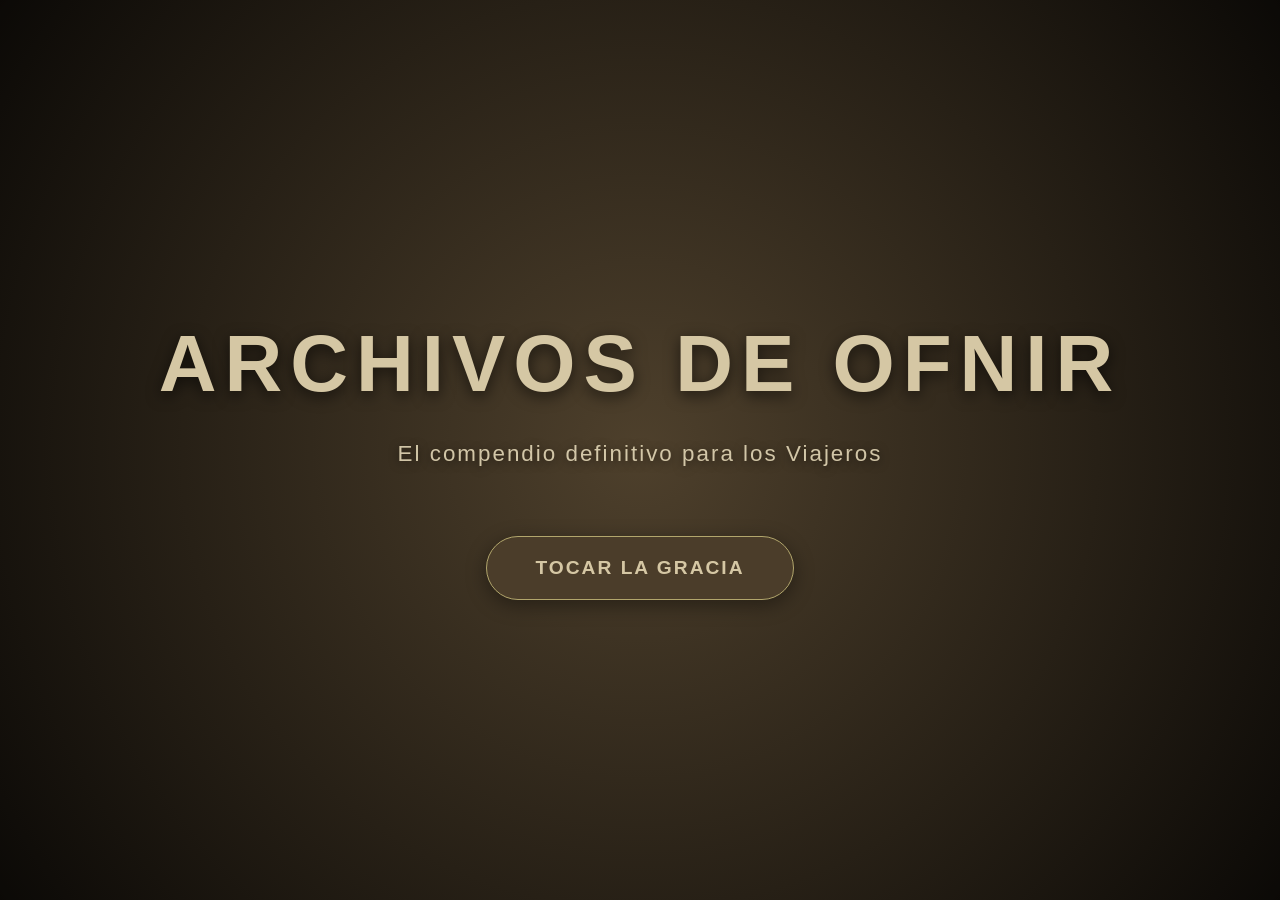
<file: index.html>
<!DOCTYPE html>
<html lang="es">

<head>
    <meta charset="UTF-8">
    <meta name="viewport" content="width=device-width, initial-scale=1.0">
    <title>Archivos de Ofnir | Entrada</title>
    <link rel="stylesheet" href="styles.css">
</head>

<body
    style="display: flex; flex-direction: column; align-items: center; justify-content: center; min-height: 100vh; text-align: center; background-color: var(--color-1); background-image: radial-gradient(circle at center, rgba(178,166,108,0.03) 0%, rgba(0,0,0,0.85) 100%);">

    <div style="animation: fadeIn 2s ease-in-out;">
        <h1
            style="color: var(--color-3); font-size: 5rem; text-transform: uppercase; letter-spacing: 8px; font-weight: 800; margin-bottom: 0.5rem; text-shadow: 0px 4px 15px rgba(0,0,0,0.6);">
            Archivos de Ofnir
        </h1>
        <p
            style="color: var(--color-4); font-size: 1.4rem; letter-spacing: 2px; margin-bottom: 4rem; opacity: 0.9; text-shadow: 0px 2px 10px rgba(0,0,0,0.5);">
            El compendio definitivo para los Viajeros
        </p>

        <a href="bienvenida.html" class="nav-btn"
            style="padding: 1rem 3rem; font-size: 1.2rem; text-transform: uppercase; letter-spacing: 2px; box-shadow: 0 5px 20px rgba(0,0,0,0.4);">
            Tocar la Gracia
        </a>
    </div>

</body>

</html>
</file>
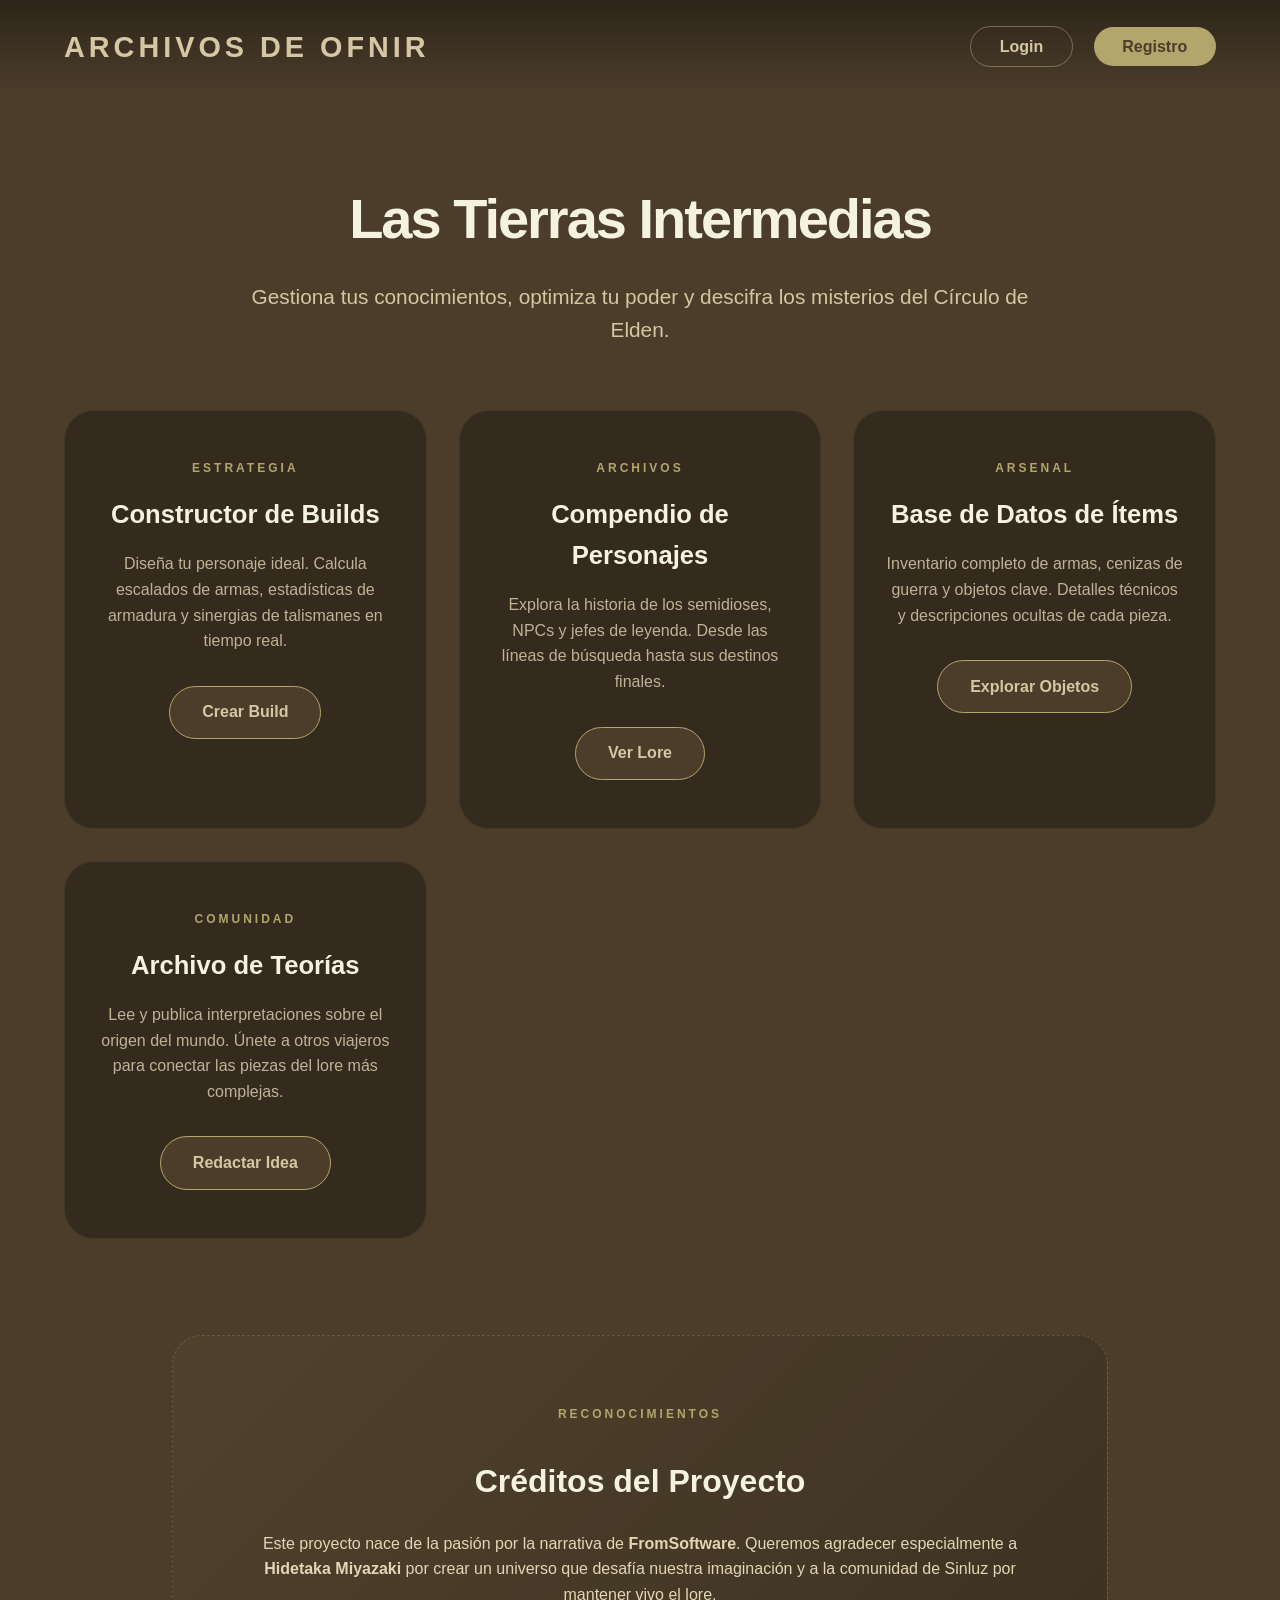
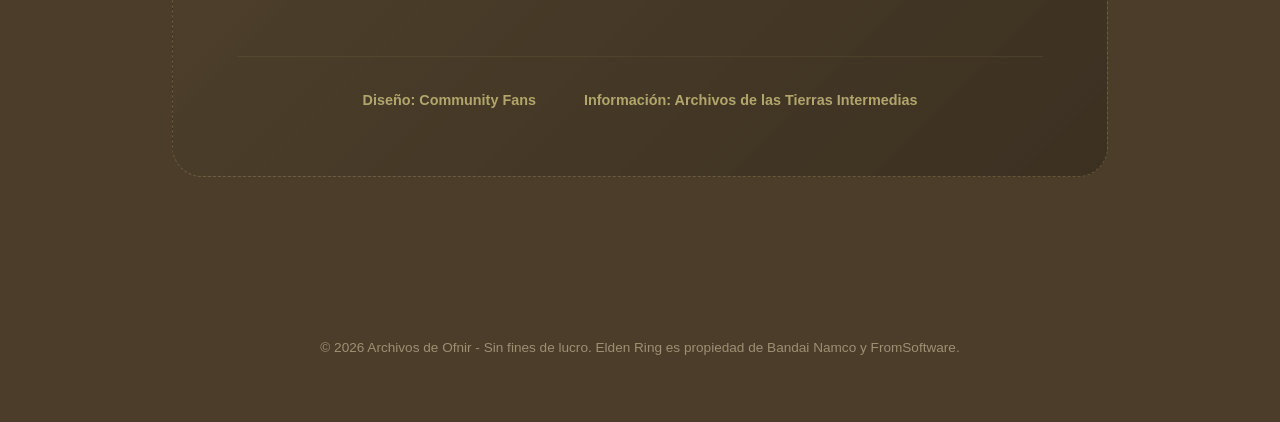
<file: bienvenida.html>
<!DOCTYPE html>
<html lang="es">

<head>
    <meta charset="UTF-8">
    <meta name="viewport" content="width=device-width, initial-scale=1.0">
    <title>Archivos de Ofnir | Central</title>
    <link rel="stylesheet" href="styles.css">
</head>

<body>
    <header>
        <div class="logo"><a href="index.html" style="color: inherit; text-decoration: none;">Archivos de Ofnir</a>
        </div>
        <div class="auth-buttons">
            <a href="login.html" class="btn btn-login">Login</a>
            <a href="registro.html" class="btn btn-register">Registro</a>
        </div>
    </header>

    <main>
        <section class="hero">
            <h1>Las Tierras Intermedias</h1>
            <p>Gestiona tus conocimientos, optimiza tu poder y descifra los misterios del Círculo de Elden.</p>
        </section>

        <div class="nav-grid">
            <div class="nav-card">
                <span class="badge">Estrategia</span>
                <h2>Constructor de Builds</h2>
                <p>Diseña tu personaje ideal. Calcula escalados de armas, estadísticas de armadura y sinergias de
                    talismanes en tiempo real.</p>
                <a href="builds.html" class="nav-btn">Crear Build</a>
            </div>

            <div class="nav-card">
                <span class="badge">Archivos</span>
                <h2>Compendio de Personajes</h2>
                <p>Explora la historia de los semidioses, NPCs y jefes de leyenda. Desde las líneas de búsqueda hasta
                    sus destinos finales.</p>
                <a href="personajes.html" class="nav-btn">Ver Lore</a>
            </div>

            <div class="nav-card">
                <span class="badge">Arsenal</span>
                <h2>Base de Datos de Ítems</h2>
                <p>Inventario completo de armas, cenizas de guerra y objetos clave. Detalles técnicos y descripciones
                    ocultas de cada pieza.</p>
                <a href="objetos.html" class="nav-btn">Explorar Objetos</a>
            </div>

            <div class="nav-card">
                <span class="badge">Comunidad</span>
                <h2>Archivo de Teorías</h2>
                <p>Lee y publica interpretaciones sobre el origen del mundo. Únete a otros viajeros para conectar las
                    piezas del lore más complejas.</p>
                <a href="teorias.html" class="nav-btn">Redactar Idea</a>
            </div>
        </div>

        <section class="credits-showcase">
            <div class="credits-content">
                <span class="badge" style="position: static; display: inline-block;">Reconocimientos</span>
                <h2 style="margin-top: 1rem;">Créditos del Proyecto</h2>
                <p>Este proyecto nace de la pasión por la narrativa de <strong>FromSoftware</strong>. Queremos agradecer
                    especialmente a <strong>Hidetaka Miyazaki</strong> por crear un universo que desafía nuestra
                    imaginación y a la comunidad de Sinluz por mantener vivo el lore.</p>
                <div class="thanks-box">
                    <span>Diseño: Community Fans</span>
                    <span>Información: Archivos de las Tierras Intermedias</span>
                </div>
            </div>
        </section>
    </main>

    <footer>
        <p>&copy; 2026 Archivos de Ofnir - Sin fines de lucro. Elden Ring es propiedad de Bandai Namco y FromSoftware.
        </p>
    </footer>
</body>

</html>
</file>
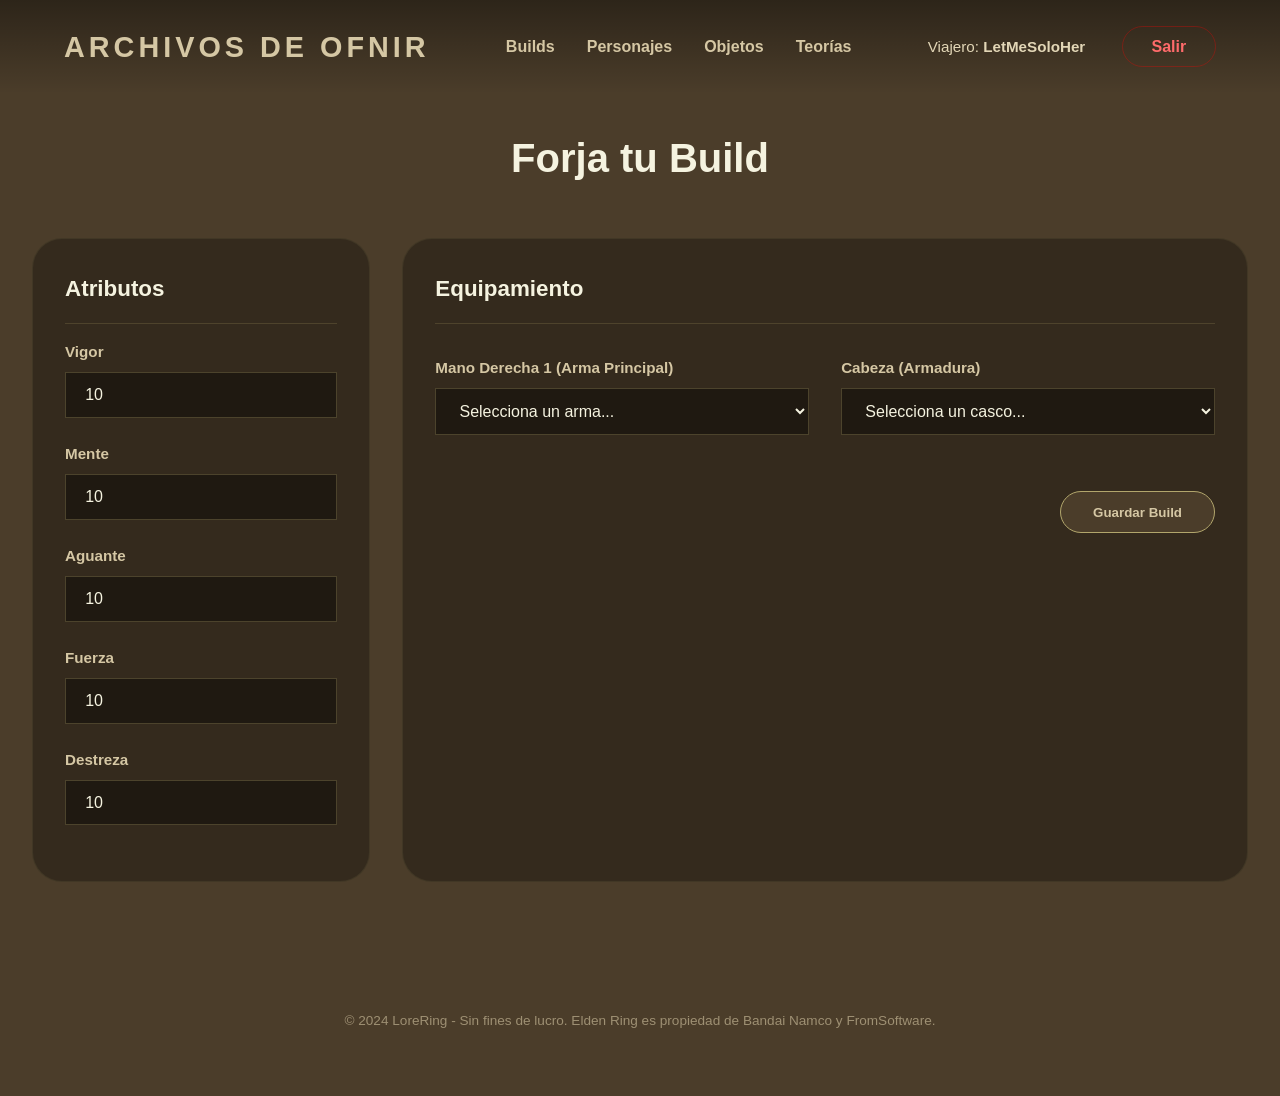
<file: builds.html>
<!DOCTYPE html>
<html lang="es">

<head>
    <meta charset="UTF-8">
    <meta name="viewport" content="width=device-width, initial-scale=1.0">
    <title>Archivos de Ofnir | Forja tu Build</title>
    <link rel="stylesheet" href="styles.css">
</head>

<body>
    <header>
        <div class="logo"><a href="bienvenida.html" style="color: inherit; text-decoration: none;">Archivos de Ofnir</a>
        </div>

        <nav>
            <ul>
                <li><a href="builds.html">Builds</a></li>
                <li><a href="personajes.html">Personajes</a></li>
                <li><a href="objetos.html">Objetos</a></li>
                <li><a href="teorias.html">Teorías</a></li>
            </ul>
        </nav>

        <div class="auth-buttons">
            <span style="color: var(--color-4); margin-right: 1rem; font-size: 0.95rem;">Viajero:
                <strong>LetMeSoloHer</strong></span>
            <a href="index.html" class="btn btn-login"
                style="border-color: rgba(255,0,0,0.3); color: #ff6b6b;">Salir</a>
        </div>
    </header>

    <main style="max-width: 1400px; margin: 0 auto; padding: 0 2rem 4rem;">
        <h1 class="page-title">Forja tu Build</h1>

        <div style="display: grid; grid-template-columns: 1fr 2.5fr; gap: 2rem;">
            <aside class="nav-card" style="padding: 2rem; text-align: left;">
                <h2 style="font-size: 1.4rem; border-bottom: 1px solid rgba(178,166,108,0.2); padding-bottom: 1rem;">
                    Atributos</h2>

                <div class="form-group" style="margin-top: 1rem;">
                    <label>Vigor</label>
                    <input type="number" class="form-input" value="10" min="1" max="99">
                </div>
                <div class="form-group">
                    <label>Mente</label>
                    <input type="number" class="form-input" value="10" min="1" max="99">
                </div>
                <div class="form-group">
                    <label>Aguante</label>
                    <input type="number" class="form-input" value="10" min="1" max="99">
                </div>
                <div class="form-group">
                    <label>Fuerza</label>
                    <input type="number" class="form-input" value="10" min="1" max="99">
                </div>
                <div class="form-group">
                    <label>Destreza</label>
                    <input type="number" class="form-input" value="10" min="1" max="99">
                </div>
            </aside>

            <section class="nav-card" style="padding: 2rem; text-align: left;">
                <h2 style="font-size: 1.4rem; border-bottom: 1px solid rgba(178,166,108,0.2); padding-bottom: 1rem;">
                    Equipamiento</h2>

                <div style="display: grid; grid-template-columns: 1fr 1fr; gap: 2rem; margin-top: 2rem;">
                    <div>
                        <div class="form-group">
                            <label>Mano Derecha 1 (Arma Principal)</label>
                            <select class="form-input">
                                <option>Selecciona un arma...</option>
                                <option>Espadón de la Luna Oscura</option>
                                <option>Ríos de Sangre</option>
                                <option>Uchigatana</option>
                            </select>
                        </div>
                    </div>
                    <div>
                        <div class="form-group">
                            <label>Cabeza (Armadura)</label>
                            <select class="form-input">
                                <option>Selecciona un casco...</option>
                                <option>Máscara de Lágrimas de Plata</option>
                                <option>Yelmo de Radahn</option>
                            </select>
                        </div>
                    </div>
                </div>
                <div style="text-align: right; margin-top: 2rem;">
                    <button type="button" class="nav-btn">Guardar Build</button>
                </div>
            </section>
        </div>
    </main>

    <footer>
        <p>&copy; 2024 LoreRing - Sin fines de lucro. Elden Ring es propiedad de Bandai Namco y FromSoftware.</p>
    </footer>
</body>

</html>
</file>
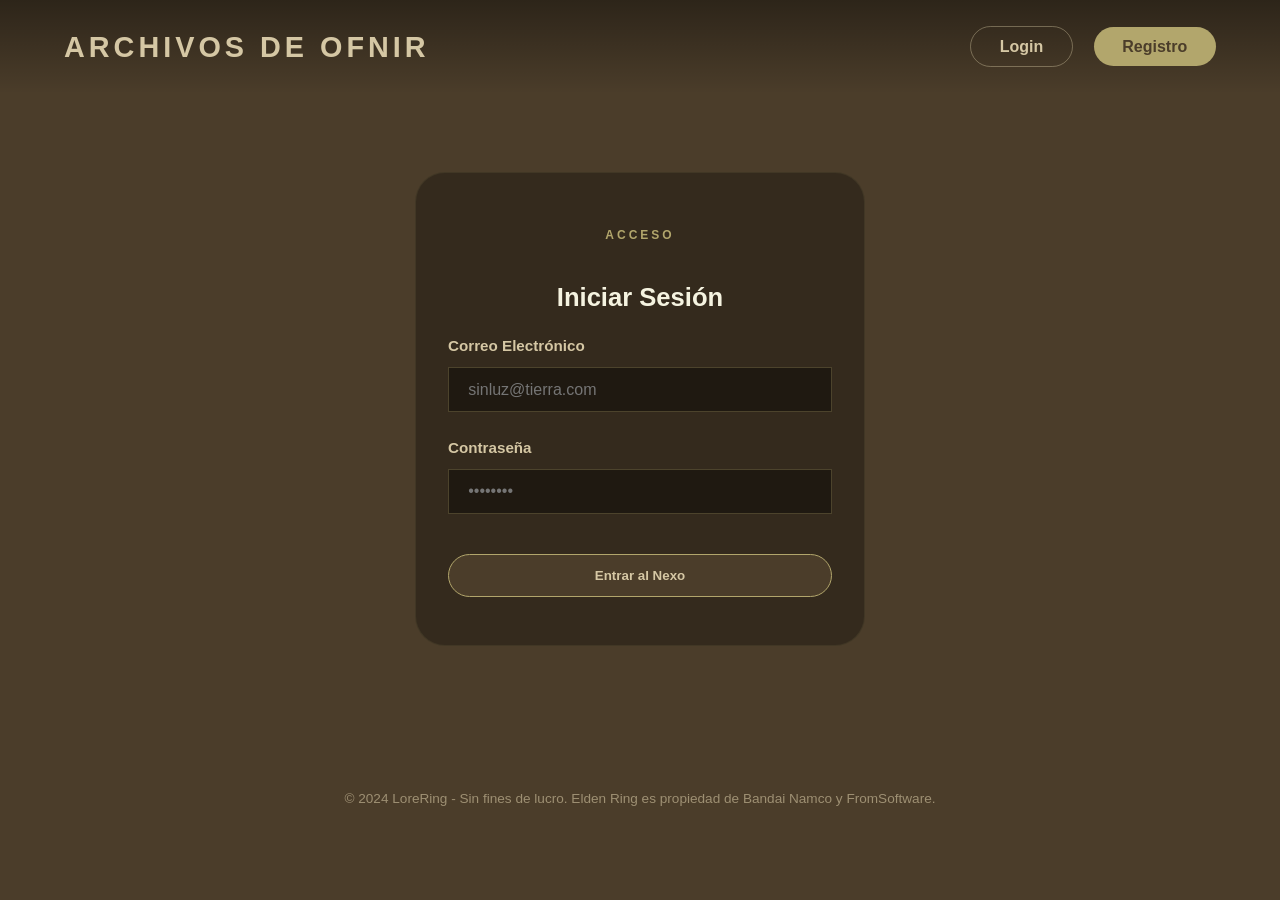
<file: login.html>
<!DOCTYPE html>
<html lang="es">

<head>
    <meta charset="UTF-8">
    <meta name="viewport" content="width=device-width, initial-scale=1.0">
    <title>Archivos de Ofnir | Iniciar Sesión</title>
    <link rel="stylesheet" href="styles.css">
</head>

<body>
    <header>
        <div class="logo"><a href="index.html" style="color: inherit; text-decoration: none;">Archivos de Ofnir</a>
        </div>
        <div class="auth-buttons">
            <a href="login.html" class="btn btn-login">Login</a>
            <a href="registro.html" class="btn btn-register">Registro</a>
        </div>
    </header>

    <main style="display: flex; justify-content: center; align-items: center; min-height: 70vh; padding: 2rem;">
        <div class="nav-card" style="width: 100%; max-width: 450px;">
            <span class="badge" style="position: static; display: inline-block;">Acceso</span>
            <h2 style="margin-top: 1rem;">Iniciar Sesión</h2>
            <form>
                <div class="form-group">
                    <label>Correo Electrónico</label>
                    <input type="email" class="form-input" placeholder="sinluz@tierra.com">
                </div>
                <div class="form-group">
                    <label>Contraseña</label>
                    <input type="password" class="form-input" placeholder="••••••••">
                </div>
                <button type="button" class="nav-btn" style="width: 100%; margin-top: 1rem;">Entrar al Nexo</button>
            </form>
        </div>
    </main>

    <footer>
        <p>&copy; 2024 LoreRing - Sin fines de lucro. Elden Ring es propiedad de Bandai Namco y FromSoftware.</p>
    </footer>
</body>

</html>
</file>
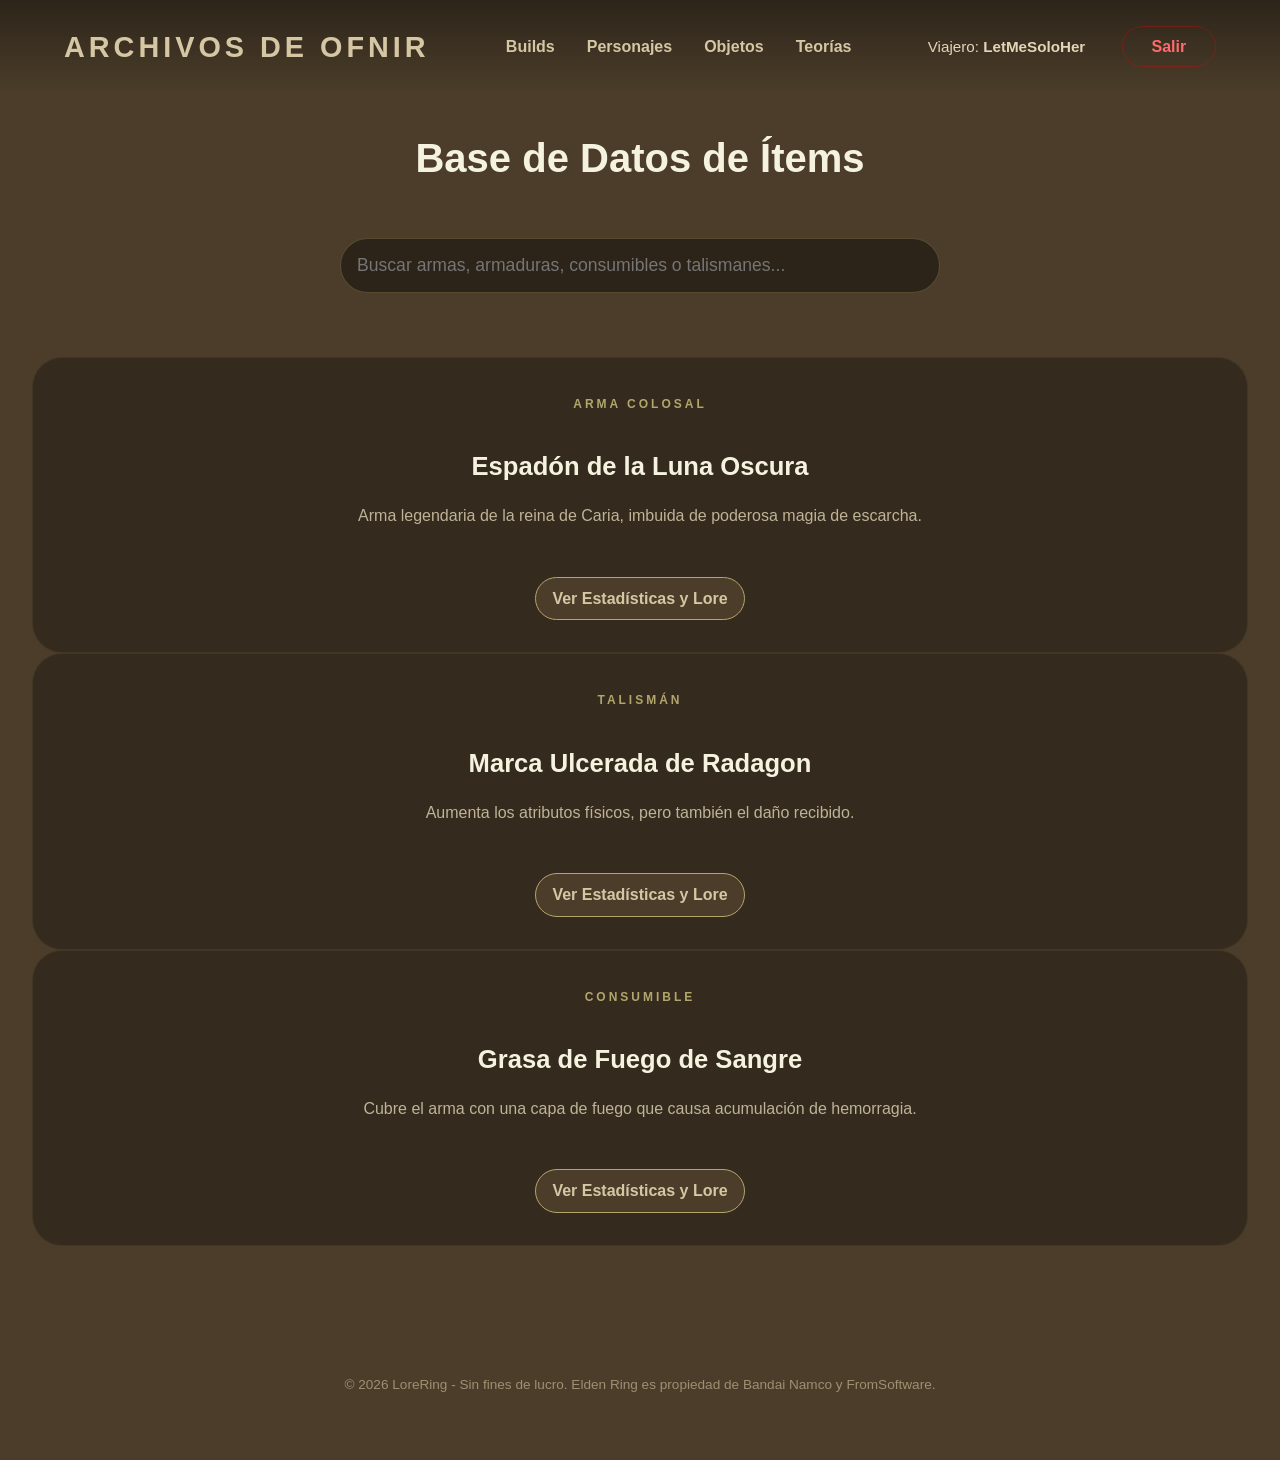
<file: objetos.html>
<!DOCTYPE html>
<html lang="es">

<head>
    <meta charset="UTF-8">
    <meta name="viewport" content="width=device-width, initial-scale=1.0">
    <title>Archivos de Ofnir | Base de Datos de Ítems</title>
    <link rel="stylesheet" href="styles.css">
</head>

<body>
    <header>
        <div class="logo"><a href="bienvenida.html" style="color: inherit; text-decoration: none;">Archivos de Ofnir</a>
        </div>

        <nav>
            <ul>
                <li><a href="builds.html">Builds</a></li>
                <li><a href="personajes.html">Personajes</a></li>
                <li><a href="objetos.html">Objetos</a></li>
                <li><a href="teorias.html">Teorías</a></li>
            </ul>
        </nav>

        <div class="auth-buttons">
            <span style="color: var(--color-4); margin-right: 1rem; font-size: 0.95rem;">Viajero:
                <strong>LetMeSoloHer</strong></span>
            <a href="index.html" class="btn btn-login"
                style="border-color: rgba(255,0,0,0.3); color: #ff6b6b;">Salir</a>
        </div>
    </header>

    <main style="max-width: 1400px; margin: 0 auto; padding: 0 2rem 4rem;">
        <h1 class="page-title">Base de Datos de Ítems</h1>

        <div style="max-width: 600px; margin: 0 auto 4rem;">
            <input type="text" class="form-input" placeholder="Buscar armas, armaduras, consumibles o talismanes..."
                style="padding: 1rem; font-size: 1.1rem; border-radius: 50px;">
        </div>

        <div class="content-grid" style="padding: 0;">
            <div class="nav-card" style="padding: 2rem;">
                <span class="badge" style="position: static; display: inline-block;">Arma Colosal</span>
                <h2 style="margin-top: 1rem;">Espadón de la Luna Oscura</h2>
                <p>Arma legendaria de la reina de Caria, imbuida de poderosa magia de escarcha.</p>
                <a href="#" class="nav-btn" style="margin-top: 1rem; padding: 0.5rem 1rem;">Ver Estadísticas y Lore</a>
            </div>

            <div class="nav-card" style="padding: 2rem;">
                <span class="badge" style="position: static; display: inline-block;">Talismán</span>
                <h2 style="margin-top: 1rem;">Marca Ulcerada de Radagon</h2>
                <p>Aumenta los atributos físicos, pero también el daño recibido.</p>
                <a href="#" class="nav-btn" style="margin-top: 1rem; padding: 0.5rem 1rem;">Ver Estadísticas y Lore</a>
            </div>

            <div class="nav-card" style="padding: 2rem;">
                <span class="badge" style="position: static; display: inline-block;">Consumible</span>
                <h2 style="margin-top: 1rem;">Grasa de Fuego de Sangre</h2>
                <p>Cubre el arma con una capa de fuego que causa acumulación de hemorragia.</p>
                <a href="#" class="nav-btn" style="margin-top: 1rem; padding: 0.5rem 1rem;">Ver Estadísticas y Lore</a>
            </div>
        </div>
    </main>

    <footer>
        <p>&copy; 2026 LoreRing - Sin fines de lucro. Elden Ring es propiedad de Bandai Namco y FromSoftware.</p>
    </footer>
</body>

</html>
</file>
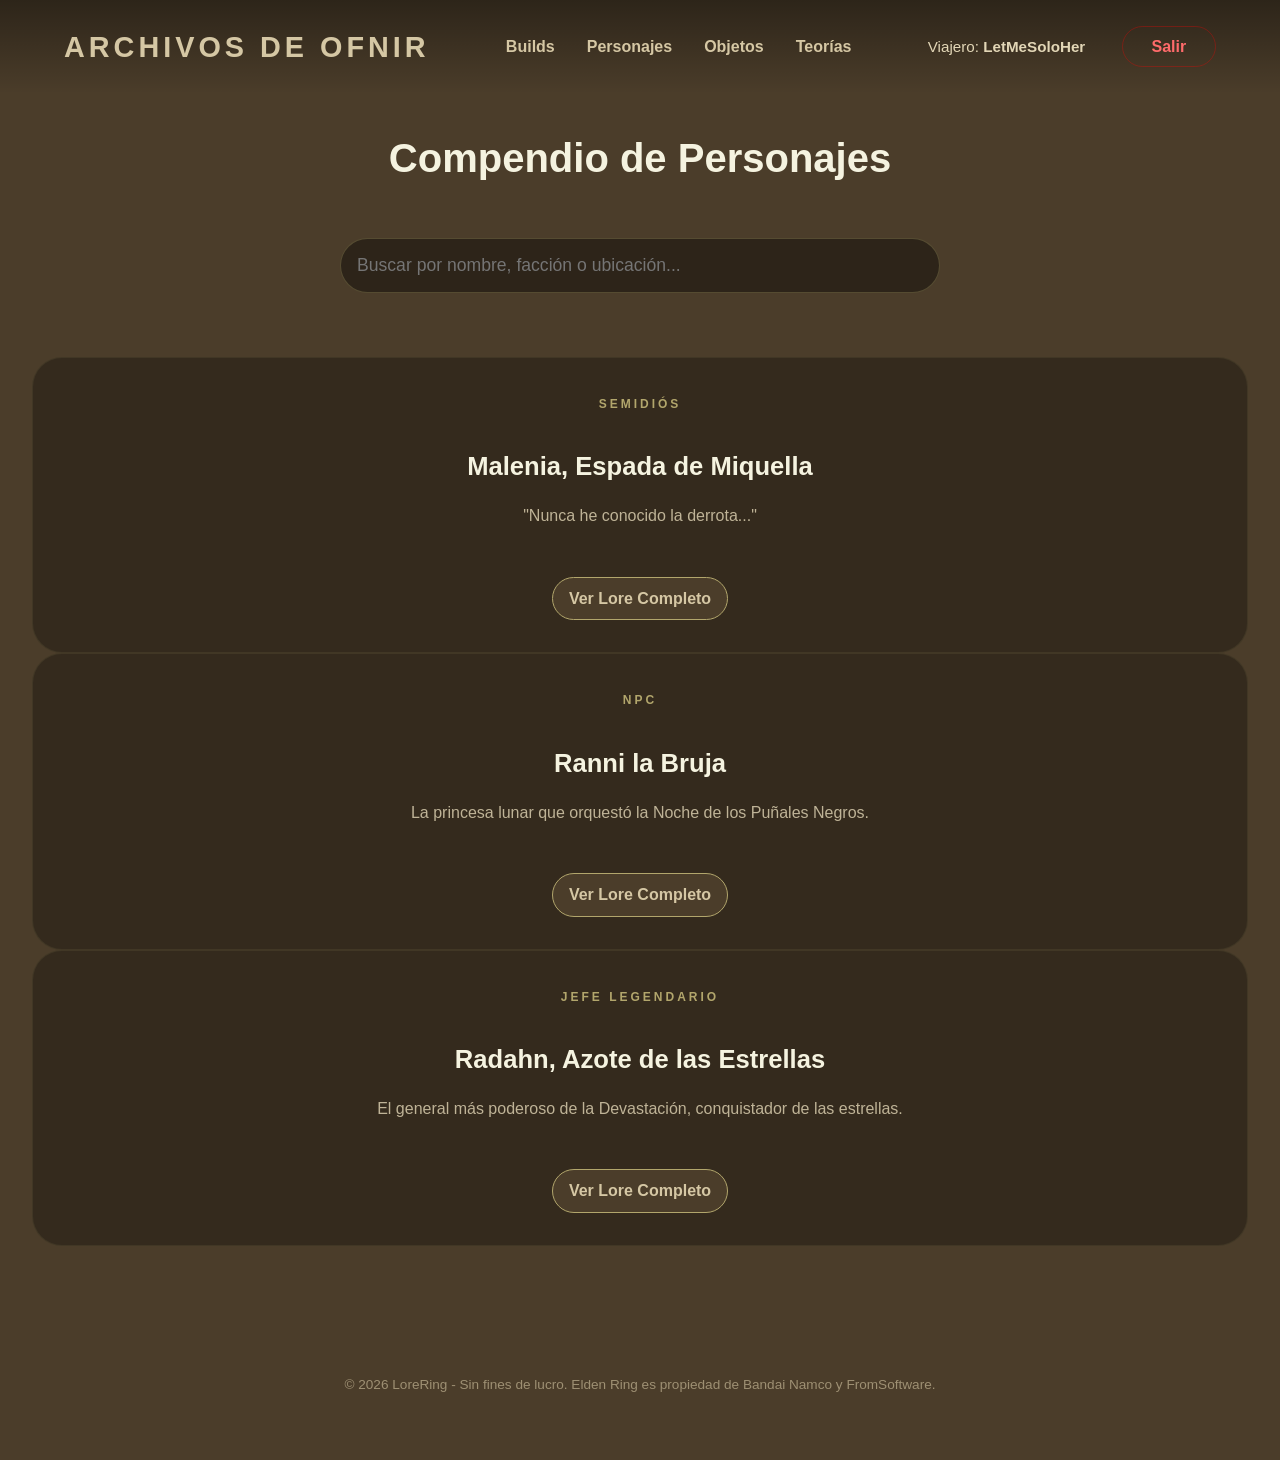
<file: personajes.html>
<!DOCTYPE html>
<html lang="es">

<head>
    <meta charset="UTF-8">
    <meta name="viewport" content="width=device-width, initial-scale=1.0">
    <title>Archivos de Ofnir | Compendio de Personajes</title>
    <link rel="stylesheet" href="styles.css">
</head>

<body>
    <header>
        <div class="logo"><a href="bienvenida.html" style="color: inherit; text-decoration: none;">Archivos de Ofnir</a>
        </div>

        <nav>
            <ul>
                <li><a href="builds.html">Builds</a></li>
                <li><a href="personajes.html">Personajes</a></li>
                <li><a href="objetos.html">Objetos</a></li>
                <li><a href="teorias.html">Teorías</a></li>
            </ul>
        </nav>

        <div class="auth-buttons">
            <span style="color: var(--color-4); margin-right: 1rem; font-size: 0.95rem;">Viajero:
                <strong>LetMeSoloHer</strong></span>
            <a href="index.html" class="btn btn-login"
                style="border-color: rgba(255,0,0,0.3); color: #ff6b6b;">Salir</a>
        </div>
    </header>

    <main style="max-width: 1400px; margin: 0 auto; padding: 0 2rem 4rem;">
        <h1 class="page-title">Compendio de Personajes</h1>

        <div style="max-width: 600px; margin: 0 auto 4rem;">
            <input type="text" class="form-input" placeholder="Buscar por nombre, facción o ubicación..."
                style="padding: 1rem; font-size: 1.1rem; border-radius: 50px;">
        </div>

        <div class="content-grid" style="padding: 0;">
            <div class="nav-card" style="padding: 2rem;">
                <span class="badge" style="position: static; display: inline-block;">Semidiós</span>
                <h2 style="margin-top: 1rem;">Malenia, Espada de Miquella</h2>
                <p>"Nunca he conocido la derrota..."</p>
                <a href="#" class="nav-btn" style="margin-top: 1rem; padding: 0.5rem 1rem;">Ver Lore Completo</a>
            </div>

            <div class="nav-card" style="padding: 2rem;">
                <span class="badge" style="position: static; display: inline-block;">NPC</span>
                <h2 style="margin-top: 1rem;">Ranni la Bruja</h2>
                <p>La princesa lunar que orquestó la Noche de los Puñales Negros.</p>
                <a href="#" class="nav-btn" style="margin-top: 1rem; padding: 0.5rem 1rem;">Ver Lore Completo</a>
            </div>

            <div class="nav-card" style="padding: 2rem;">
                <span class="badge" style="position: static; display: inline-block;">Jefe Legendario</span>
                <h2 style="margin-top: 1rem;">Radahn, Azote de las Estrellas</h2>
                <p>El general más poderoso de la Devastación, conquistador de las estrellas.</p>
                <a href="#" class="nav-btn" style="margin-top: 1rem; padding: 0.5rem 1rem;">Ver Lore Completo</a>
            </div>
        </div>
    </main>

    <footer>
        <p>&copy; 2026 LoreRing - Sin fines de lucro. Elden Ring es propiedad de Bandai Namco y FromSoftware.</p>
    </footer>
</body>

</html>
</file>
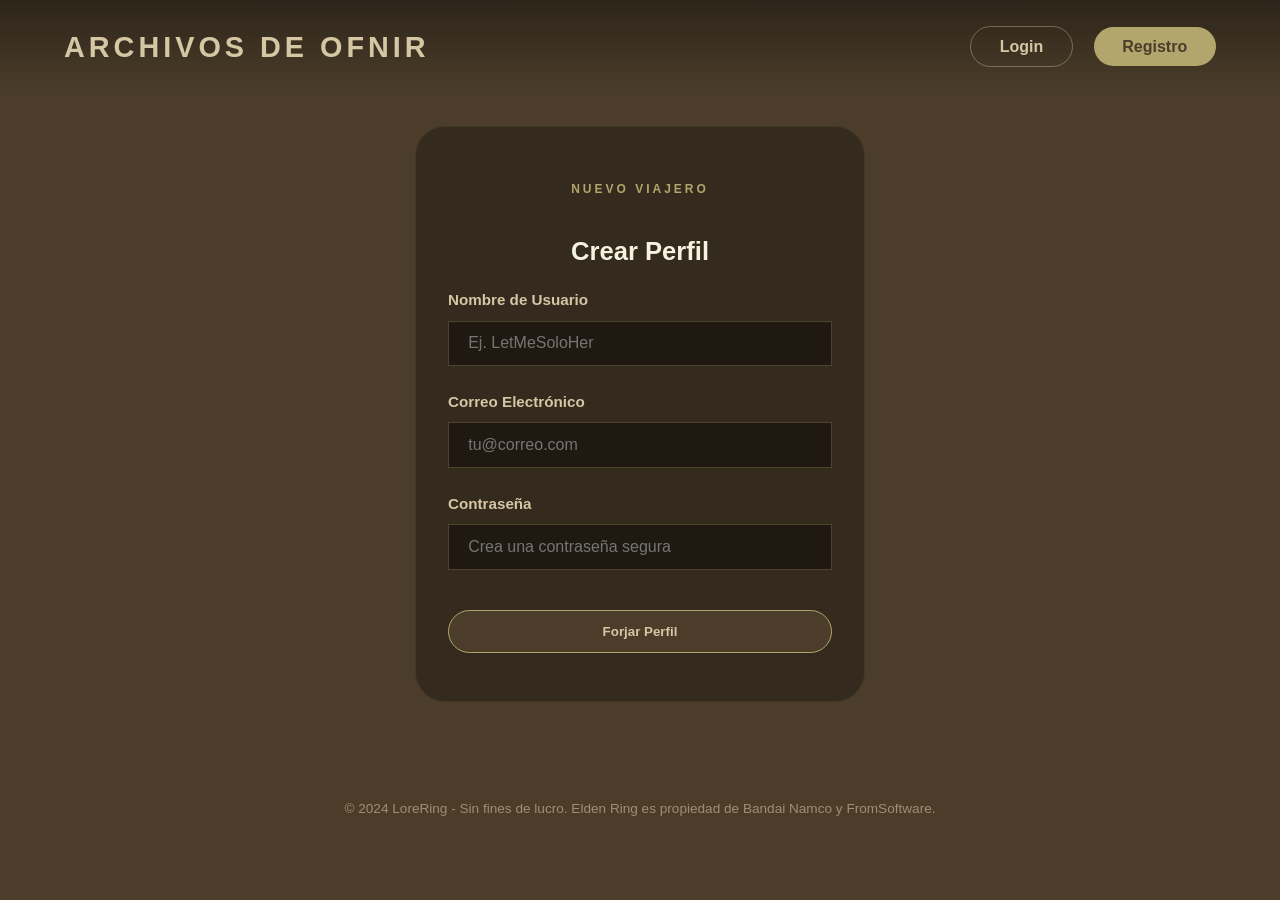
<file: registro.html>
<!DOCTYPE html>
<html lang="es">

<head>
    <meta charset="UTF-8">
    <meta name="viewport" content="width=device-width, initial-scale=1.0">
    <title>Archivos de Ofnir | Registro</title>
    <link rel="stylesheet" href="styles.css">
</head>

<body>
    <header>
        <div class="logo"><a href="index.html" style="color: inherit; text-decoration: none;">Archivos de Ofnir</a>
        </div>
        <div class="auth-buttons">
            <a href="login.html" class="btn btn-login">Login</a>
            <a href="registro.html" class="btn btn-register">Registro</a>
        </div>
    </header>

    <main style="display: flex; justify-content: center; align-items: center; min-height: 70vh; padding: 2rem;">
        <div class="nav-card" style="width: 100%; max-width: 450px;">
            <span class="badge" style="position: static; display: inline-block;">Nuevo Viajero</span>
            <h2 style="margin-top: 1rem;">Crear Perfil</h2>
            <form>
                <div class="form-group">
                    <label>Nombre de Usuario</label>
                    <input type="text" class="form-input" placeholder="Ej. LetMeSoloHer">
                </div>
                <div class="form-group">
                    <label>Correo Electrónico</label>
                    <input type="email" class="form-input" placeholder="tu@correo.com">
                </div>
                <div class="form-group">
                    <label>Contraseña</label>
                    <input type="password" class="form-input" placeholder="Crea una contraseña segura">
                </div>
                <button type="button" class="nav-btn" style="width: 100%; margin-top: 1rem;">Forjar Perfil</button>
            </form>
        </div>
    </main>

    <footer>
        <p>&copy; 2024 LoreRing - Sin fines de lucro. Elden Ring es propiedad de Bandai Namco y FromSoftware.</p>
    </footer>
</body>

</html>
</file>
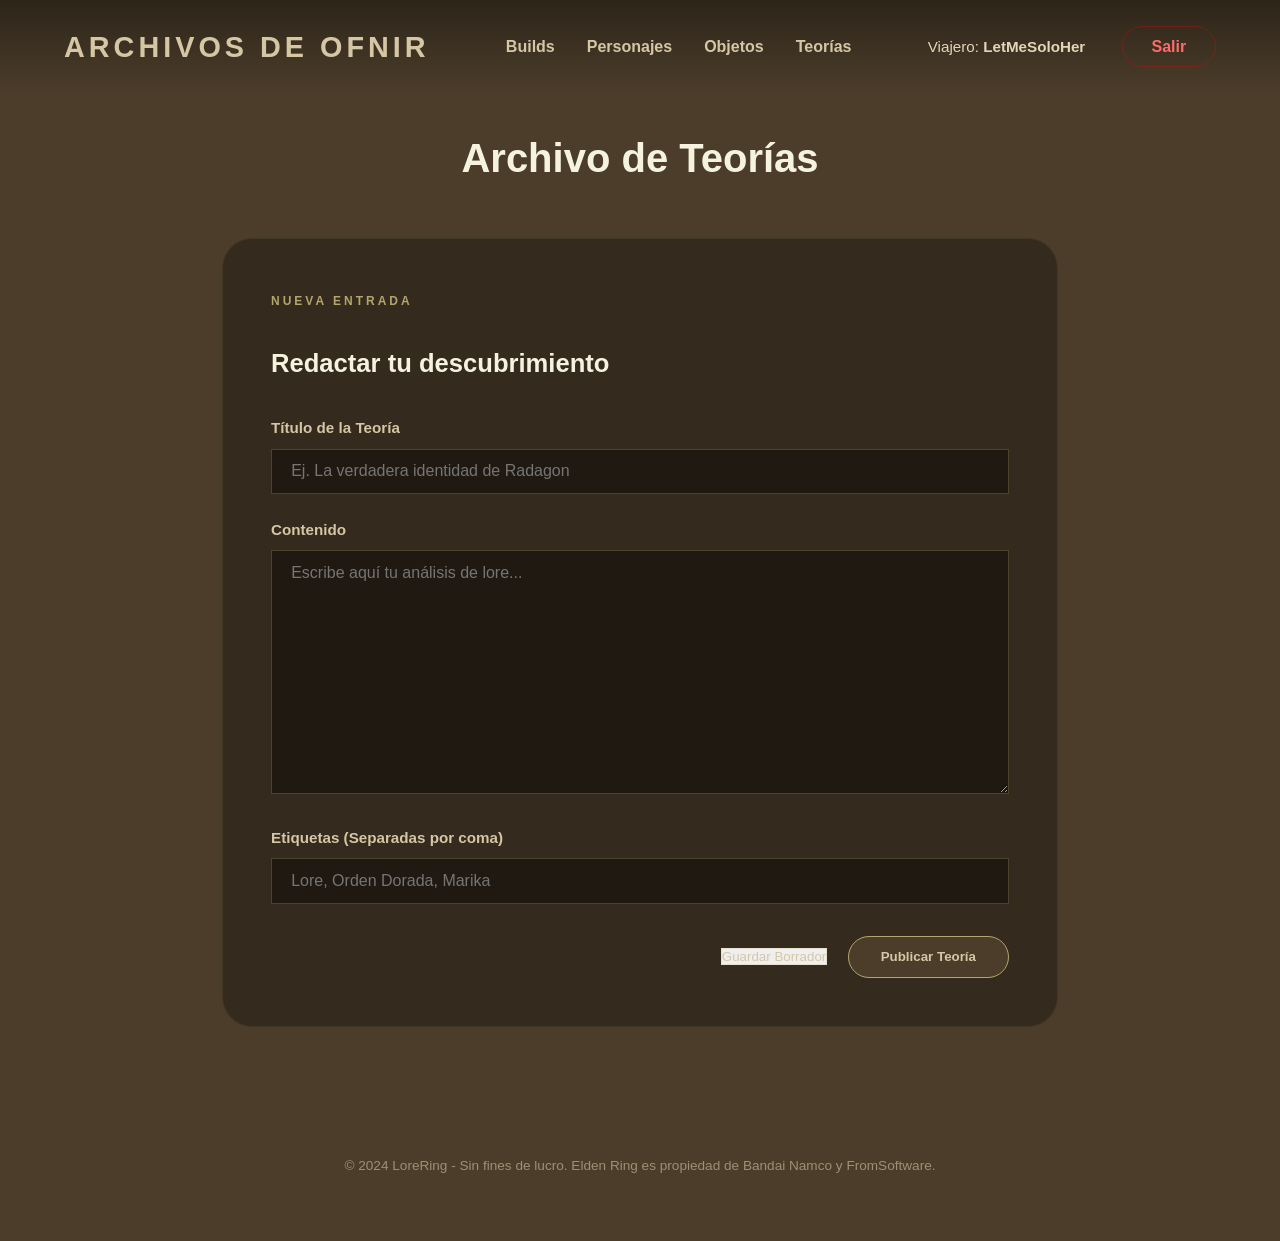
<file: teorias.html>
<!DOCTYPE html>
<html lang="es">

<head>
    <meta charset="UTF-8">
    <meta name="viewport" content="width=device-width, initial-scale=1.0">
    <title>Archivos de Ofnir | Archivo de Teorías</title>
    <link rel="stylesheet" href="styles.css">
</head>

<body>
    <header>
        <div class="logo"><a href="bienvenida.html" style="color: inherit; text-decoration: none;">Archivos de Ofnir</a>
        </div>

        <nav>
            <ul>
                <li><a href="builds.html">Builds</a></li>
                <li><a href="personajes.html">Personajes</a></li>
                <li><a href="objetos.html">Objetos</a></li>
                <li><a href="teorias.html">Teorías</a></li>
            </ul>
        </nav>

        <div class="auth-buttons">
            <span style="color: var(--color-4); margin-right: 1rem; font-size: 0.95rem;">Viajero:
                <strong>LetMeSoloHer</strong></span>
            <a href="index.html" class="btn btn-login"
                style="border-color: rgba(255,0,0,0.3); color: #ff6b6b;">Salir</a>
        </div>
    </header>

    <main style="max-width: 900px; margin: 0 auto; padding: 0 2rem 4rem;">
        <h1 class="page-title">Archivo de Teorías</h1>

        <div class="nav-card" style="text-align: left; padding: 3rem;">
            <span class="badge" style="position: static; display: inline-block;">Nueva Entrada</span>
            <h2 style="margin-top: 1rem;">Redactar tu descubrimiento</h2>

            <form style="margin-top: 2rem;">
                <div class="form-group">
                    <label>Título de la Teoría</label>
                    <input type="text" class="form-input" placeholder="Ej. La verdadera identidad de Radagon">
                </div>

                <div class="form-group">
                    <label>Contenido</label>
                    <textarea class="form-input" rows="12" placeholder="Escribe aquí tu análisis de lore..."></textarea>
                </div>

                <div class="form-group">
                    <label>Etiquetas (Separadas por coma)</label>
                    <input type="text" class="form-input" placeholder="Lore, Orden Dorada, Marika">
                </div>

                <div style="text-align: right; margin-top: 2rem;">
                    <button type="button" class="btn btn-login" style="margin-right: 1rem;">Guardar Borrador</button>
                    <button type="button" class="nav-btn">Publicar Teoría</button>
                </div>
            </form>
        </div>
    </main>

    <footer>
        <p>&copy; 2024 LoreRing - Sin fines de lucro. Elden Ring es propiedad de Bandai Namco y FromSoftware.</p>
    </footer>
</body>

</html>
</file>
<file: styles.css>
/* Variables de Color (Paleta Oscura) */
:root {
    --color-1: #4b3d2a;
    /* Fondo Oscuro */
    --color-2: #b2a66c;
    /* Dorado */
    --color-3: #d5c7a4;
    /* Dorado Claro */
    --color-4: #e2d6b6;
    /* Beige */
    --color-5: #f5f3e0;
    /* Crema */

    --bg-body: var(--color-1);
    --bg-card: rgba(0, 0, 0, 0.3);
    --radius-lg: 30px;
    --radius-pill: 50px;
}

* {
    margin: 0;
    padding: 0;
    box-sizing: border-box;
    font-family: 'Segoe UI', sans-serif;
}

body {
    background-color: var(--bg-body);
    color: var(--color-4);
    line-height: 1.6;
    min-height: 100vh;
}

/* Header Minimalista (Sin menú) */
header {
    display: flex;
    justify-content: space-between;
    align-items: center;
    padding: 1.5rem 4rem;
    background: linear-gradient(to bottom, rgba(0, 0, 0, 0.4), transparent);
}

header nav ul {
    list-style: none;
    display: flex;
    gap: 2rem;
}

header nav ul li a {
    text-decoration: none;
    color: var(--color-3);
    /* Dorado claro para los enlaces del menú */
    font-size: 1rem;
    font-weight: 600;
    transition: all 0.3s;
    padding: 0.5rem 0;
}

header nav ul li a:hover {
    color: var(--color-5);
    /* Se ilumina en crema al pasar el cursor */
}

.logo {
    font-size: 1.8rem;
    font-weight: 800;
    color: var(--color-3);
    letter-spacing: 4px;
    text-transform: uppercase;
}

.auth-buttons .btn {
    text-decoration: none;
    padding: 0.7rem 1.8rem;
    margin-left: 1rem;
    border-radius: var(--radius-pill);
    font-weight: 600;
    transition: all 0.3s;
}

.btn-login {
    color: var(--color-3);
    border: 1px solid rgba(213, 199, 164, 0.4);
}

.btn-register {
    background-color: var(--color-2);
    color: var(--color-1);
}

/* Hero Centrado */
.hero {
    text-align: center;
    padding: 5rem 2rem 4rem;
}

.hero h1 {
    font-size: 3.5rem;
    color: var(--color-5);
    margin-bottom: 1rem;
    letter-spacing: -2px;
}

.hero p {
    font-size: 1.3rem;
    max-width: 800px;
    margin: 0 auto;
    color: var(--color-3);
}

/* Rejilla de Botones Grandes */
.nav-grid {
    display: grid;
    grid-template-columns: repeat(auto-fit, minmax(280px, 1fr));
    gap: 2rem;
    padding: 0 4rem 4rem;
    max-width: 1400px;
    margin: 0 auto;
}

.nav-card {
    background-color: var(--bg-card);
    padding: 3rem 2rem;
    border-radius: var(--radius-lg);
    border: 1px solid rgba(178, 166, 108, 0.1);
    text-align: center;
    transition: all 0.4s cubic-bezier(0.175, 0.885, 0.32, 1.275);
}

.nav-card:hover {
    transform: translateY(-10px);
    background-color: rgba(178, 166, 108, 0.05);
    border-color: var(--color-2);
}

.nav-card h2 {
    color: var(--color-5);
    font-size: 1.6rem;
    margin-bottom: 1rem;
}

.nav-card p {
    color: var(--color-4);
    font-size: 1rem;
    margin-bottom: 2rem;
    opacity: 0.8;
}

.badge {
    display: block;
    color: var(--color-2);
    font-size: 0.75rem;
    font-weight: 800;
    text-transform: uppercase;
    letter-spacing: 3px;
    margin-bottom: 1rem;
}

.nav-btn {
    text-decoration: none;
    display: inline-block;
    background-color: var(--color-1);
    color: var(--color-3);
    border: 1px solid var(--color-2);
    padding: 0.8rem 2rem;
    border-radius: var(--radius-pill);
    font-weight: 700;
    transition: all 0.3s;
}

.nav-btn:hover {
    background-color: var(--color-2);
    color: var(--color-1);
}

/* Sección de Créditos (Sustituye teoría/ítem) */
.credits-showcase {
    max-width: 1000px;
    margin: 2rem auto 6rem;
    padding: 0 2rem;
}

.credits-content {
    background: linear-gradient(135deg, rgba(178, 166, 108, 0.05) 0%, rgba(0, 0, 0, 0.2) 100%);
    border-radius: var(--radius-lg);
    padding: 4rem;
    text-align: center;
    border: 1px dashed rgba(178, 166, 108, 0.3);
}

.credits-content h2 {
    color: var(--color-5);
    font-size: 2rem;
    margin-bottom: 1.5rem;
}

.thanks-box {
    margin-top: 3rem;
    display: flex;
    justify-content: center;
    gap: 3rem;
    flex-wrap: wrap;
    border-top: 1px solid rgba(178, 166, 108, 0.1);
    padding-top: 2rem;
    font-size: 0.9rem;
    color: var(--color-2);
    font-weight: bold;
}

footer {
    text-align: center;
    padding: 4rem;
    color: var(--color-3);
    font-size: 0.85rem;
    opacity: 0.6;
}

/* Responsivo */
@media (max-width: 768px) {
    header {
        padding: 1.5rem 2rem;
    }

    .hero h1 {
        font-size: 2.5rem;
    }

    .nav-grid {
        padding: 0 2rem 2rem;
    }
}

/* --- Estilos Globales para Formularios e Inputs --- */
.form-group {
    margin-bottom: 1.5rem;
    text-align: left;
}

.form-group label {
    display: block;
    color: var(--color-3);
    margin-bottom: 0.5rem;
    font-weight: 600;
    font-size: 0.95rem;
}

.form-input {
    width: 100%;
    padding: 0.8rem 1.2rem;
    background-color: rgba(0, 0, 0, 0.4);
    border: 1px solid rgba(178, 166, 108, 0.3);
    border-radius: var(--radius-sm);
    color: var(--color-5);
    font-size: 1rem;
    outline: none;
    transition: all 0.3s;
}

.form-input:focus {
    border-color: var(--color-2);
    box-shadow: 0 0 10px rgba(178, 166, 108, 0.2);
}

.page-title {
    text-align: center;
    color: var(--color-5);
    font-size: 2.5rem;
    margin-bottom: 3rem;
    margin-top: 2rem;
}
</file>
